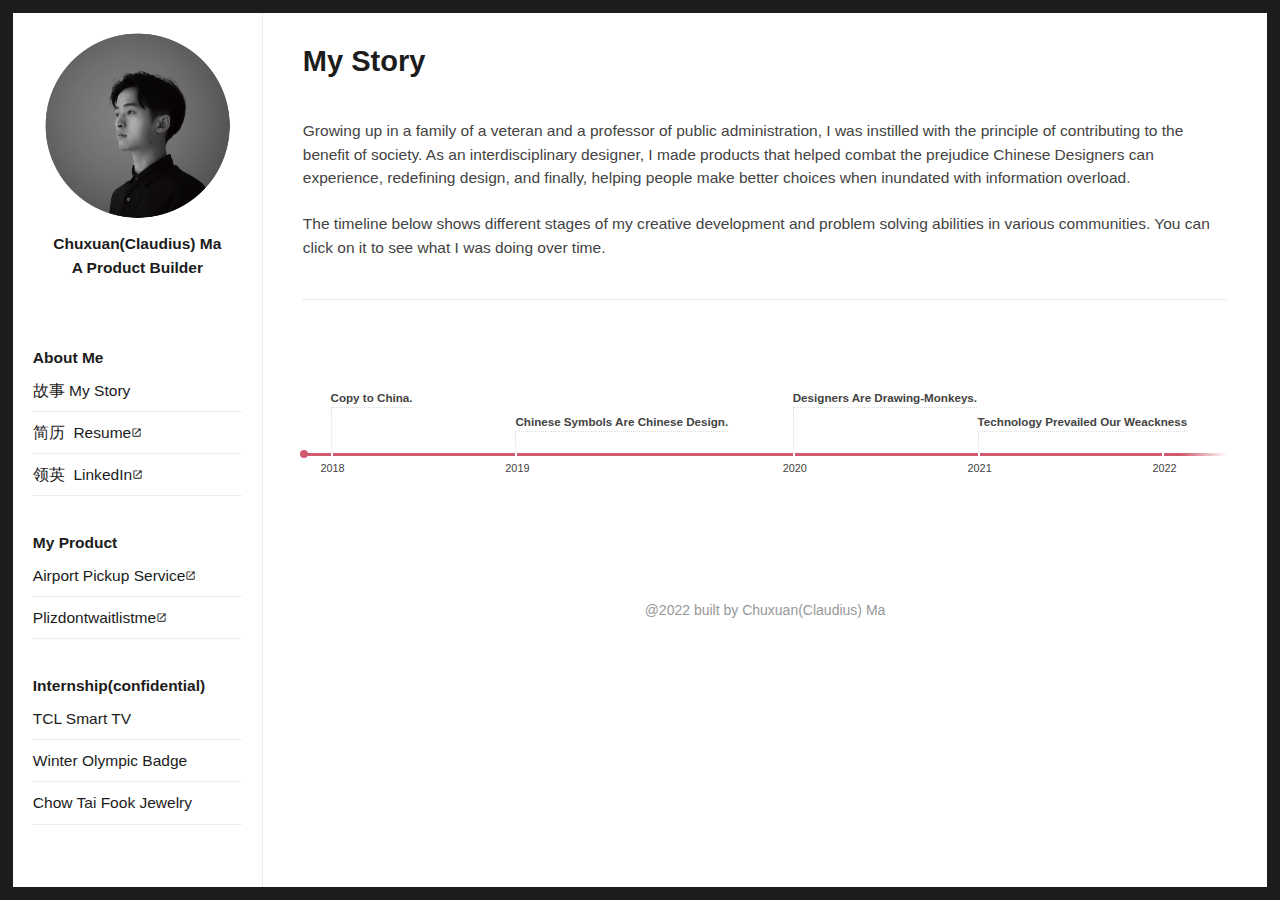
<file: index.html>
<!DOCTYPE html>
<html lang="en">
	<head>
		<meta charset="UTF-8">
		<meta name="viewport" content="width=device-width, initial-scale=1.0">

		<meta name="author" content="Chuxuan Claudius Ma">
		<meta name="description" content="A Design Portfolio that records Claudius Ma' past work and also his passion on social change.">


		<link rel="icon" href="imgs/favicon.ico">
		<!-- 16 32 96 & apple touch need to be updated-->

		<link rel="stylesheet" href="css/html5reset.css">
		<link rel="stylesheet" href="css/style.css">

		<link rel="stylesheet" href="https://fonts.googleapis.com/icon?family=Material+Icons">
		<link rel="stylesheet" href="css/balloon.min.css">
		<link rel="stylesheet" href="https://cdnjs.cloudflare.com/ajax/libs/font-awesome/4.7.0/css/font-awesome.min.css">


		<title>Claudius' Portfolio</title>

				<!-- Global site tag (gtag.js) - Google Analytics -->
		<script async src="https://www.googletagmanager.com/gtag/js?id=G-ZV26SHH79E"></script>
		<script>
		window.dataLayer = window.dataLayer || [];
		function gtag(){dataLayer.push(arguments);}
		gtag('js', new Date());

		gtag('config', 'G-ZV26SHH79E');
		</script>
	</head>

	<body>
		<div class="mask mt"></div>
		<div class="mask mb"></div>
		<div class="mask ml"></div>
		<div class="mask mr"></div>

		

			<a class="skip-to-content-link" href="#main">
				Skip to content!
			</a>
				
			<!-- mobile hamburgerbar  -->
			<div class="topnav">
				<a  class="active" href="index.html">Ma</a>
				<!-- Navigation links (hidden by default) -->
				<div id="myLinks">
				<a href="TCL.html">Smart TV</a>
				<a href="Jewelry.html">Jewelry </a>
				<a href="Badge.html">Badge </a>
				<a href="CU.html">Pickup</a>
				</div>
				<!-- "Hamburger menu" / "Bar icon" to toggle the navigation links -->
				<a class="icon" onclick="myFunction()">
					<i class="fa fa-bars"></i>
				</a>
			</div>

		<script>
			function myFunction() {
				var x = document.getElementById("myLinks");
				if (x.style.display === "block") {
					x.style.display = "none";
					} 
				else {
					x.style.display = "block";
					}
			}
		</script>




		<header class="header">
			<div class="photo">
				<a href="index.html" aria-label=" Keep Smiling Claudius 😃 " data-balloon-pos="down" >
					<img src="imgs/My_photo.png" alt="Me">
				</a>
			</div>
			<div class="My_Intro">
				<p>Chuxuan(Claudius) Ma</p>
				<p>A Product Builder</p>
			</div>
			<div class="nav">
				<ul>
					<li class="nav_label">About Me</li>
					<li class="side_link"><a  class="current" href = "index.html">故事&nbsp;My Story</a></li>
					<li class="side_link"><a  href = "https://drive.google.com/file/d/1veNnVqVt3HrEFYd2PzuqOABomneRCr2h/view?usp=sharing" target="_blank">简历&nbsp; Resume <i class="material-icons">launch</i></a></li>
					<li class="side_link"><a  href = "https://www.linkedin.com/in/chuxuan-claudius-ma-875a43178/" target="_blank">领英&nbsp; LinkedIn <i class="material-icons">launch</i></a></li>

					<li class="nav_label">My Product</li>
					<li class="side_link"><a  href = "https://claudiusma.notion.site/Airport-Pick-up-Service-d01c1f9532ee4a6ab0f16b8ca2b83923" target="_blank">Airport Pickup Service <i class="material-icons">launch</i></a></li>
					<li class="side_link"><a  href = "https://claudiusma.notion.site/Plzdontwaitlistme-b4a8756bc0a44dec858178bbe77b09ce" target="_blank"> Plizdontwaitlistme <i class="material-icons">launch</i></a></li>
					

					<li class="nav_label">Internship(confidential)</li>
					<li class="side_link"><a  href = "TCL.html" aria-label="Industrial Design" data-balloon-pos="down-right">TCL Smart TV</a></li>
					<li class="side_link"><a  href = "Badge.html" aria-label="Product Design" data-balloon-pos="down-right">Winter Olympic Badge</a></li>
					<li class="side_link"><a  href = "Jewelry.html" aria-label="Jewelry Design" data-balloon-pos="down-right">Chow Tai Fook Jewelry</a></li>
				</ul>
			</div>	
		</header>


		<main id="main">
			<div class="overview">

				<h1>My Story</h1>
				<div class="block">
					<p>
						Growing up in a family of a veteran and a professor of public administration, I was instilled with the principle of contributing to the benefit of society. As an interdisciplinary designer, I made products that helped combat the prejudice Chinese Designers can experience,  redefining design, and finally, helping people make better choices when inundated with information overload. 
					</p>
					<br>
					<p>
						The timeline below shows different stages of my creative development and problem solving abilities in various communities. You can click on it to see what I was doing over time.

					</p>
				</div>

				<div class="history">
					<div class="inner">
						<div class="h-items">
							<div class="h-item y-h" style="left:3%; animation-delay:0.36s">
								<div class="h-title" aria-label="Jewelry Design" data-balloon-pos="up">
									Copy to China.
								</div>
								<div class="h-desc"></div>
							</div>
							<div class="h-item y-l" style="left:23%; animation-delay:0.36s">
								<div class="h-title" aria-label="SmartTV Design" data-balloon-pos="up">
									Chinese Symbols Are Chinese Design.
								</div>
								<div class="h-desc"></div>
							</div>
							<div class="h-item y-h" style="left:53%; animation-delay:0.36s">
								<div class="h-title" aria-label="Pick-up Service" data-balloon-pos="up">
									Designers Are Drawing-Monkeys.
								</div>
								<div class="h-desc"></div>
							</div>
							<div class="h-item y-l" style="left:73%; animation-delay:0.36s">
								<div class="h-title" aria-label="Currently Working On" data-balloon-pos="up">
									Technology Prevailed Our Weackness
								</div>
								<div class="h-desc"></div>
							</div>
						</div>
						<div class="h-axis"></div>
						<div class="h-bottom">
							<div class="h-year" style="left:3%; animation-delay:0.48s">
								<div class="h-year-title">2018</div> 
							</div>
							<div class="h-year" style="left:23%; animation-delay:0.48s">
								<div class="h-year-title">2019</div> 
							</div>
							<div class="h-year" style="left:53%; animation-delay:0.48s">
								<div class="h-year-title">2020</div> 
							</div>
							<div class="h-year" style="left:73%; animation-delay:0.48s">
								<div class="h-year-title">2021</div> 
							</div>
							<div class="h-year" style="left:93%; animation-delay:0.48s">
								<div class="h-year-title">2022</div> 
							</div>
							</div>
						</div>
					</div>
				</div>


			</div>		

		</main>
		<footer class="footer">
			<div class="inner-footer">
				@2022 built by Chuxuan(Claudius) Ma
			</div>
		</footer>

	</body>

</html>
</file>
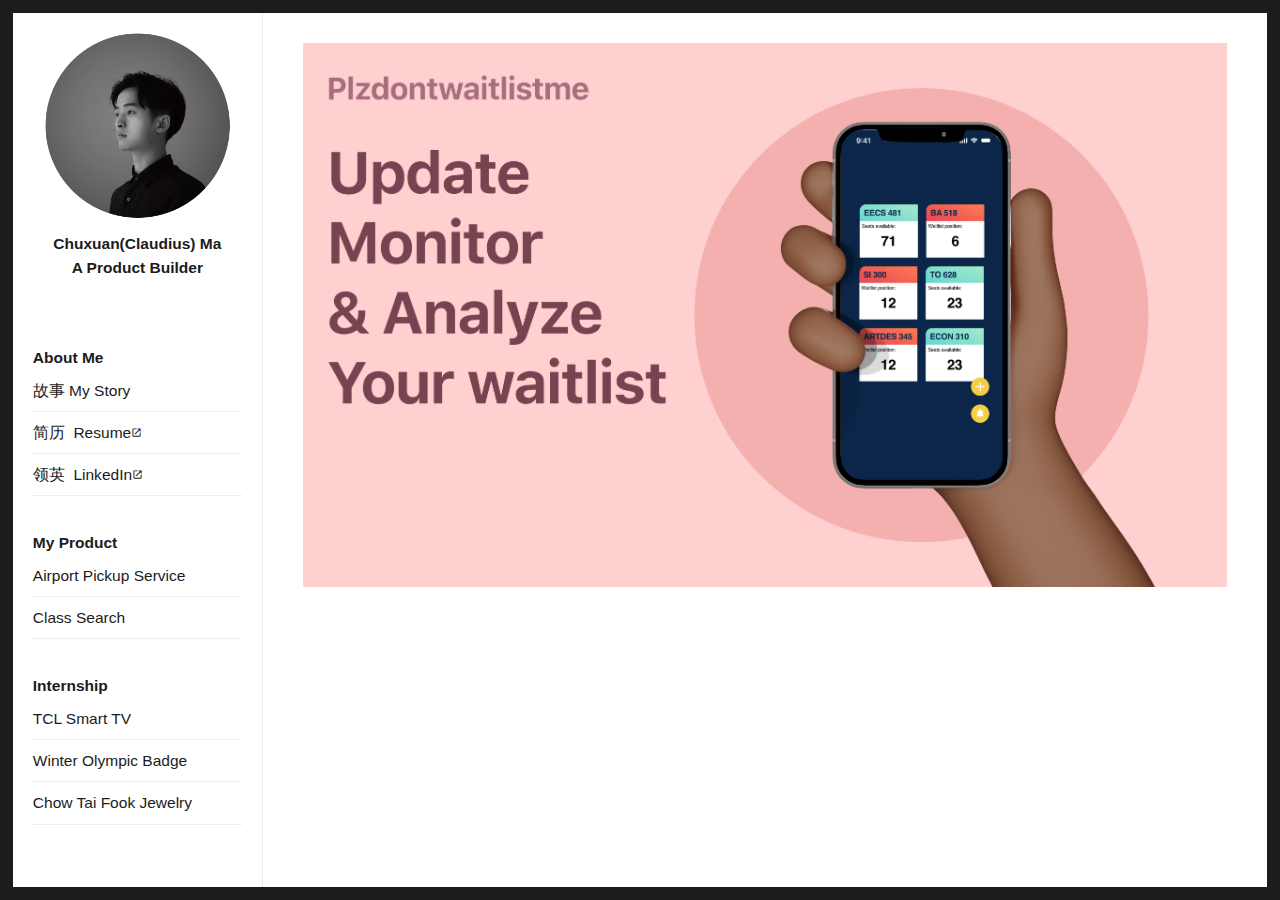
<file: class.html>
<!DOCTYPE html>
<html lang="en">
	<head>
		<meta charset="UTF-8">
		<meta name="viewport" content="width=device-width, initial-scale=1.0">

		<meta name="author" content="Chuxuan Claudius Ma">
		<meta name="description" content="A Design Portfolio that records Claudius' past work and also his passion on social change.">
		<meta name="theme-color" content="#D05A6E">

		<link rel="icon" href="imgs/favicon.ico">
		<!-- 16 32 96 & apple touch need to be updated-->

		<link rel="stylesheet" href="css/html5reset.css">
		<link rel="stylesheet" href="css/style.css">

		<link rel="stylesheet" href="https://fonts.googleapis.com/icon?family=Material+Icons">
		<link rel="stylesheet" href="css/balloon.min.css">
		<link rel="stylesheet" href="https://cdnjs.cloudflare.com/ajax/libs/font-awesome/4.7.0/css/font-awesome.min.css">


		<title>Claudius' Portfolio</title>
	</head>

	<body>
		<div class="mask mt"></div>
		<div class="mask mb"></div>
		<div class="mask ml"></div>
		<div class="mask mr"></div>

		

			<a class="skip-to-content-link" href="#main">
				Skip to content!
			</a>
				
			<!-- mobile hamburgerbar  -->
			<div class="topnav">
				<a  class="active" href="index.html">Ma</a>
				<!-- Navigation links (hidden by default) -->
				<div id="myLinks">
				<a href="TCL.html">Smart TV</a>
				<a href="Jewelry.html">Jewelry </a>
				<a href="Badge.html">Badge </a>
				<a href="CU.html">Pickup</a>
				</div>
				<!-- "Hamburger menu" / "Bar icon" to toggle the navigation links -->
				<a class="icon" onclick="myFunction()">
					<i class="fa fa-bars"></i>
				</a>
			</div>
		</div>
		<script>
			function myFunction() {
				var x = document.getElementById("myLinks");
				if (x.style.display === "block") {
					x.style.display = "none";
					} 
				else {
					x.style.display = "block";
					}
			}
		</script>




		<header class="header">
			<div class="photo">
				<a href="index.html" aria-label=" Keep Smiling Claudius 😃 " data-balloon-pos="down" >
					<img src="imgs/My_photo.png" alt="Me">
				</a>
			</div>
			<div class="My_Intro">
				<p>Chuxuan(Claudius) Ma</p>
				<p>A Product Builder</p>
			</div>
			<div class="nav">
				<ul>
					<li class="nav_label">About Me</li>
					<li class="side_link"><a  href = "index.html">故事&nbsp;My Story</a></li>
					<li class="side_link"><a  href = "https://drive.google.com/file/d/1veNnVqVt3HrEFYd2PzuqOABomneRCr2h/view?usp=sharing" target="_blank">简历&nbsp; Resume <i class="material-icons">launch</i></a></li>
					<li class="side_link"><a  href = "https://www.linkedin.com/in/chuxuan-claudius-ma-875a43178/" >领英&nbsp; LinkedIn <i class="material-icons">launch</i></a></li>

					<li class="nav_label">My Product</li>
					<li class="side_link"><a  href = "CU.html" aria-label="UX Design" data-balloon-pos="down-right">Airport Pickup Service</a></li>
					<li class="side_link"><a  class="current" href = "class.html" aria-label="UX Design" data-balloon-pos="down-right">Class Search</a></li>

					<li class="nav_label">Internship</li>
					<li class="side_link"><a  href = "TCL.html" aria-label="Industrial Design" data-balloon-pos="down-right">TCL Smart TV</a></li>
					<li class="side_link"><a  href = "Badge.html" aria-label="Product Design" data-balloon-pos="down-right">Winter Olympic Badge</a></li>
					<li class="side_link"><a  href = "Jewelry.html" aria-label="Jewelry Design" data-balloon-pos="down-right">Chow Tai Fook Jewelry</a></li>
				</ul>
			</div>	
		</header>
		<main id="main">
			<div class="project">
				<a href = "https://claudiusma.notion.site/Plzdontwaitlistme-b4a8756bc0a44dec858178bbe77b09ce"><img src="imgs/meet.png"></a>
			</div>
			
		</main>
</file>
<file: css/style.css>
/* universal */


.side_link a.current{
	color: var(--main);
	/* font-weight: var(--bold-weight);  */
  }

.selector-for-some-widget {
box-sizing: content-box;
}

HTML{
	scroll-behavior: smooth;
}

* {
	margin:0;
	padding:0;
	border:0;
	vertical-align: baseline;
	box-sizing:border-box;
	-webkit-tap-highlight-color: transparent;
}

body{
	/* general setting */
	--main:#1C1C1C; /* #D05A6E change the html head  IMYOH, 所谓今样，就是“当世风”的意思，形式为七五言四句，在平安中末期流行，而平安被誉为日本文学的顶峰*/ 
	--secondary:#D05A6E;
	--darker: #000;
	--bg: #fff;
	--bg2: #efefef;
    margin: var(--mask-width) var(--mask-width) 0;
    line-height: 1;
    color: var(--text);
    background: var(--bg);

	/* motion */
	--curve: cubic-bezier(.08,.82,.2,1);
    --curve-out: cubic-bezier(.95,.05,.8,.04);
    --duration: .3s;
    --duration-out: .17s;
    --transition: all var(--duration) var(--curve);
    --transition-out: all var(--duration-out) var(--curve-out);
    scroll-behavior: smooth;

	/* border setting */
	--border: #ddd;
	--border2: #888;
	--border-type: dotted;
	--border-width: 1px;
	--standard-border: var(--border-width) var(--border-type) var(--border);
	/* --happy-border: var(--border-width) var(solid) var(--main); need to figure out hoover on axis */
	--radius: 0px;

	/* header */
	--side-width: 250px;
    --actual-width: calc(100vw - 250px);

	/* margin-setting */
	--h-margin: 1.25rem;

	/* mask setting */
	--mask-width: 0.8rem;

	/* font setting */
    --default-font: Helvetica,sans-serif;
    font-variant-ligatures: common-ligatures;
    text-rendering: optimizeSpeed;
    -webkit-font-smoothing: antialiased;
    font-family: "Helvetica",sans-serif;
    text-align: left;
	--bold-weight: 700;
	--semibold-weight:600;

	--text: #1C1C1C; /*墨水的颜色*/
	--text2: #434343;
	--text3: #989898;
	--text4: #d5d5d5;
	--fz1: 1.87em;
	--fz2: 1.47em;
	--fz3: 0.97em;

    --pattern-bg: radial-gradient(var(--border) calc( .5 * var(--border-width)), var(--bg) calc( .5 * var(--border-width)));
    --pattern-size: calc( 2 * var(--border-width)) calc( 2 * var(--border-width));


}

/* General accessibility  */
@media (prefers-reduced-motion: reduce){
    .h-item, .h-axis::after, .h-axis::before, .h-year{
        animation:none;
    }
}
.skip-to-content-link {
    left: 50%;
    position: absolute;
    transform: translateY(-100%);
  }
.skip-to-content-link {
    background:var(--main);
    height: 30px;
    left: 50%;
    padding: 8px;
    position: absolute;
    transform: translateY(-100%);
    transition: transform 0.3s;
}
.skip-to-content-link:focus {
    transform: translateY(0%);
  }


/* mobile header  */
/* need to make more appealing  */

@media (max-width: 750px){
	.topnav {
		display:inherit;
	}
}
/* Style the navigation menu */
.topnav {
    display: none;
    overflow: hidden;
    background-color: var(--main);
    position: relative;
  }
  
  /* Hide the links inside the navigation menu (except for logo/home) */
  .topnav #myLinks {
    display: none;
    overflow: visible;
    width:700px;
  }
  
  /* Style navigation menu links */
  .topnav a {
    color: white;
    padding: 14px 16px;
    text-decoration: none;
    font-size: 17px;
    display: block;
  }
  
  /* Style the hamburger menu */
  .topnav a.icon {
    background:var(--main);
    display: block;
    position: absolute;
    right: var(--mask-width);
    top: var(--mask-width);
    z-index: 998;
  }
  
  /* Add a grey background color on mouse-over */
  .topnav a:hover {
    background-color:var(--secondary);
  }
  
  /* Style the active link (or home/logo) */
  .active {
    background-color:var(--main);
  }




/* main page */

/* text style */
h1 {
    font-size: var(--fz1);
    font-weight: var(--bold-weight);
    line-height: 1.26;
    position: relative;
    color: var(--text);
    overflow: hidden;
}

h2 {
	font-size:var(--fz2);
	font-weight: var(--semibold-weight);
	line-height: 1;
    position: relative;
    color: var(--text);
    overflow: hidden;
	margin-bottom: 1.2em;
}

h3 {
	font-size:var(--fz3);
	font-weight: var(--semibold-weight);
	line-height: 1;
    position: relative;
    color: var(--text);
    overflow: hidden;
	margin-bottom: 1.2em;
}

/* mask */ 
.mt {
    top: 0;
    height: var(--mask-width);
}

.mb, .mt {
    width: 100%;
    left: 0;
}
.mb {
    bottom: 0;
    height: var(--mask-width);
}

.ml, .mr{
    width: var(--mask-width);
    height: 100%;
}

.ml{
    left:0;
}
.mr{
    right:0;
}

.mask {
    position: fixed;
    z-index: 999;
    border: calc(var(--mask-width)/ 2) solid var(--main);
    background: var(--main);
    pointer-events: none;
}


/* header */
header {
    padding: 0.5rem var(--h-margin);
    height: 100%;
    width: 240px;
    width: var(--side-width);
    border-right: var(--standard-border);
    position: fixed;
    overflow: auto;
    background-color: var(--bg);
    scrollbar-width: none;
    font-size: var(--fz3);
}

.photo {
    max-width: 20rem;
}

.My_Intro{
    margin: 0 auto 2rem;
	display:block;
    

}
.My_Intro p{
	font-weight: var(--bold-weight);
    line-height: 1.5;
    text-align: center;
}



.nav{
	margin: 0 0 2em;
}

.nav ul{
    display: flex;
    flex-direction: column;
}

a{
	color: inherit;
    cursor: pointer;
    transition: color var(--duration) var(--curve),background-color var(--duration) var(--curve);
    touch-action: manipulation;

}

.nav a{
	text-decoration: none;
    transition: var(--transition-out);
    display: flex;
    align-items: center;
    padding: 0.8rem 0;
    border-bottom: var(--standard-border);
    font-weight: 400;
    line-height: 1;
}

a .material-icons{
	font-size: 0.7rem;
	/* don't change this, it's icon in hearder */
}

/* .side_link{
	Need add listern to change the color when hoover on  
} 
*/

.nav_label{
    padding: 2.5em 0 0.3em;
    text-align: left;
    font-weight: var(--bold-weight);
    color: var(--main);
}

/* For the first page */

.overview:nth-of-type(1) {
    order: 1;
}
/* check this again */

.overview {
    position: relative;
    padding: calc(var(--h-margin) * 1.5) calc(var(--h-margin) * 2);
    max-width: 90rem;
    margin-left: var(--side-width);
    margin: 0.8em auto auto var(--side-width);
    display: flex;
    flex-direction: column;
    height: 100%;

    color: var(--text2);
    font-size: var(--fz3);
    text-align: left;
    line-height: 1.7;

    animation: SlowShow calc(4 * var(--duration)) var(--curve) both;
}
@keyframes SlowShow{
	0% {opacity:0;}
	100% {opacity:1;}
}


/* The history axis */
.history {
    padding: 3.5rem 0 2.5rem 0;
    --item-visible-height: 4rem;
    --item-height: 6rem;
    --item-diff: 1.5rem;
    --item-desc: 2.8rem;
    transition: var(--transition);
    overflow: visible;
    border-bottom: none;
}

.history>.inner {
    padding: calc(1.5vmax + 1.5vmin) 0;
}

.h-items {
    position: relative;
    width: 100%;
    height: var(--item-visible-height);
}

.h-item {
    position: absolute;
    top: 0;
    font-size: 0.75em;
    height: var(--item-height);
    line-height: 1.5;
    z-index: 2;
    transition: .12s ease-out .1s;
    animation: h-enter 0.7s ease-out both;
}

@keyframes h-enter{
	0%{
		transform:translateY(1em) skewY(6deg);
		opacity:0}

	40%{transform:translateY(-.2em) skewY(3deg);
		opacity:1}

	100%{transform:none}
	}

.h-title {
    font-weight: var(--bold-weight);
    height: 1rem;
    width: auto;
    display: inline-block;
    line-height: 1;
    transition: var(--transition-out);
    user-select: none;
    border-bottom: var(--standard-border);
}

.h-desc {
    border-left: var(--standard-border);
    height: var(--item-desc);
    transition: .12s ease-out;
}

.h-item.y-l .h-desc {
    height: calc(var(--item-desc) - var(--item-diff));
}

.h-item.y-l {
    top: var(--item-diff);
    height: calc(var(--item-height) - var(--item-diff));
}
.h-axis {
    height: 0.2rem;
    width: 100%;
    position: relative;
    z-index: 8;
}


.h-axis::before {
    content: "";
    position: absolute;
    height: 0.5rem;
    width: 0.5rem;
    border-radius: 50%;
    top: -0.15rem;
    left: -0.15rem;
    background: var(--secondary);
    z-index: 9;
    animation: dot-in .5s cubic-bezier(.7,0,0,.8) both;
    transition: var(--transition);
}
@keyframes dot-in{
	0%{transform:scale(0)}
	50%{transform:scale(1.2)}
	80%{transform:scale(.8)}
	100%{transform:none}
}

.h-axis::after {
    background: linear-gradient(to right,var(--secondary) 95%,var(--bg) 100%);
    content: "";
    height: 100%;
    width: 100%;
    top: 0;
    left: 0;
    display: block;
    position: absolute;
    transform-origin: left;
    border-radius: 0.1rem;
    transition: var(--transition);
    animation: axis-in .6s cubic-bezier(.7,0,0,.8) .3s both;
}
@keyframes axis-in{
	0%{transform:scaleX(.5);opacity:0}
	100%{transform:scaleX(1);opacity:1}
}

.h-bottom {
    position: relative;
    width: 100%;
    height: 0.8rem;
    transition: .12s ease-out .1s;
}

.h-year {
    position: absolute;
    top: 0.4em;
    font-size: 0.7em;
    height: 1.1rem;
    display: flex;
    z-index: 19;
    align-items: flex-end;
    transition: var(--transition);
    animation: year-in .4s ease-out both;
}
@keyframes year-in{
	0% {transform: translateY(-0.5em);opacity: 0;}
	40% {transform: translateY(0.1em);opacity: 1;}
	100% {transform: none;}
}
.h-year .h-year-title {
    position: relative;
    transform: translateX(-50%);
}
.h-year-title {
    transition: .12s ease-out .1s;
}
.h-year::before {
    content: "";
    width: 2px;
    height: 0.6rem;
    position: relative;
    background: var(--bg);
    top: -1rem;
    left: 0;
}

/* accesiblity adjustment */
@media (max-width: 1100px){
	.h-title{
		transform: rotate(-33deg);
    	transform-origin: bottom left;
    	font-size: 0.7em;
    	height: 0.8rem;
	}  
}

@media (max-width: 750px){
	body {
		--side-width: 0px;
		--mask-width: 1.5vw;
	}
	.history{
		display:none;
	}
	.header{
		display:none;
	}	
}

.projects{
    padding: 2.5rem 0;
    border-bottom: var(--standard-border);
}
.product-container{
	display: grid;
	grid-gap: 1.5rem;
}
.product-container img{
	height: auto;
	width:auto;
	max-height:100%;
	justify-content: center;
}

@media (min-width: 1100px){
	.product-container{
		grid-template-columns: 22% 22% 22% 22%;
		grid-template-rows: 100%;
	}
}
@media (max-width: 1100px){
	.product-container{
		grid-template-columns: 45% 45%;
		grid-template-rows: 45% 45% ;
	}
}
@media (max-width: 750px){
	.product-container{
		grid-template-columns: 100%;
		grid-template-rows: 22% 22% 22% 22%;
	}
}

.footer {
    color: var(--text3);
    text-align: center;
    padding: 2em 0 3em var(--side-width);
    font-size: .875rem;
    line-height: 1.7;
}

.inner-footer {
    border: none;
}



/* Project share setting  */
.project{
    position: relative;
    padding: calc(var(--h-margin) * 1.5) calc(var(--h-margin) * 2);
    max-width: calc(100vmax - 250px);
    margin-left: var(--side-width);
    margin: 0.8em auto auto var(--side-width);
    display: flex;
    flex-direction: column;
    height: 100%;

    overflow: hidden;

    color: var(--text2);
    font-size: var(--fz3);
    text-align: left;
    line-height: 1.7;

    animation: SlowShow calc(4 * var(--duration)) var(--curve) both;
}

.block {
    margin: 0;
    padding: 2.5rem 0;
    flex-basis: 100%;
    text-align: left;
    border-bottom: var(--standard-border);
    line-height: 1.5;
    color: var(--text2);
    max-width: 100%;
    max-height: 100%;
}

.block ul{
    list-style: disc outside;

}



/* CU */
/* .twotext{
    display:flex;
}
.t1{
    width: 50%;
    padding-right: 1em;
}
.t2{
    width: 50%;
    padding-right: 1em;
}

.onevoneimg{
    display:grid;
    grid-template-columns: 20% 75%;
    column-gap:2em ;
    max-height: 100%;
}

.onevoneimg video{
    max-width: 100%;
    grid-column: 1;
}
.onevoneimg img{
    max-width: 100%;

    grid-column:2/4;
}

.image{
    display:grid;
    grid-template-columns: 1fr 1fr 1fr;
    margin: 0 0 1.5rem 0;
    column-gap: 2em;
}

.image img{
    max-height: 350px;
    padding:1em 0.5em 0 0.5em;
}

.polaroid {
    width: 80%;
    background-color: #FFFFFF; 
    box-shadow: 0px 4px 9px 0px var(--border);
    margin-bottom: 1rem;
}
  
.polartext p{
    text-align: center;
    padding: 1em 2em;

}
*/


/* big number  */
.bignumber {
    font-size: 5em;
    color: var(--secondary);
    font-weight: var(--bold-weight);
    line-height: 1;
    position: relative;
    text-shadow: -4px -4px 0 white;
    transition: var(--transition);

}

.bignumber::before {
    content: "";
    width: 50%;
    height: 55%;
    background-image: var(--pattern-bg);
    background-size: var(--pattern-size);
    position: absolute;
    z-index: -1;
    top: 0;
    right: 10%;
    transition: var(--transition);
}

.col12-text-left{
    display:flex;
    flex-direction: column;
    align-items: start;
    max-width: 100%;
    text-align: start;
    justify-self:left;
    align-self:flex-start;
}

.col12-text-right{
    display:flex;
    flex-direction: column;
    align-items: end;
    max-width: 100%;
    text-align: end;
    justify-self:right;

}


.col12-text-right>em, .col12-text-left>em{
    font-size: 1.5em;
    font-weight: var(--bold-weight);
    font-style: normal;
    display: block;
}

.nobor{
    border-bottom: none;
}

.r2{
    display:grid;
    grid-template-rows: 1fr 1fr;
    row-gap:4em;
}

.col12{
    display:grid;
    grid-template-columns: repeat(12,1fr);
    column-gap: 2em;
    
}


.jew-img{
    grid-column: 1/8;
    grid-row: 1;
    align-self: center;
}

.jew-text{
    grid-column: 9/-1;
    grid-row: 1;
    align-self: center;
}
</file>
<file: css/balloon.min.css>
:root{--balloon-border-radius: 2px;--balloon-color: rgba(16,16,16,0.95);--balloon-text-color: #fff;--balloon-font-size: 12px;--balloon-move: 4px}button[aria-label][data-balloon-pos]{overflow:visible}[aria-label][data-balloon-pos]{position:relative;cursor:pointer}[aria-label][data-balloon-pos]:after{opacity:0;pointer-events:none;transition:all 0.18s ease-out 0.18s;text-indent:0;font-family:-apple-system, BlinkMacSystemFont, "Segoe UI", Roboto, Oxygen, Ubuntu, Cantarell, "Open Sans", "Helvetica Neue", sans-serif;font-weight:normal;font-style:normal;text-shadow:none;font-size:var(--balloon-font-size);background:var(--balloon-color);border-radius:2px;color:var(--balloon-text-color);border-radius:var(--balloon-border-radius);content:attr(aria-label);padding:.5em 1em;position:absolute;white-space:nowrap;z-index:10}[aria-label][data-balloon-pos]:before{width:0;height:0;border:5px solid transparent;border-top-color:var(--balloon-color);opacity:0;pointer-events:none;transition:all 0.18s ease-out 0.18s;content:"";position:absolute;z-index:10}[aria-label][data-balloon-pos]:hover:before,[aria-label][data-balloon-pos]:hover:after,[aria-label][data-balloon-pos][data-balloon-visible]:before,[aria-label][data-balloon-pos][data-balloon-visible]:after,[aria-label][data-balloon-pos]:not([data-balloon-nofocus]):focus:before,[aria-label][data-balloon-pos]:not([data-balloon-nofocus]):focus:after{opacity:1;pointer-events:none}[aria-label][data-balloon-pos].font-awesome:after{font-family:FontAwesome, -apple-system, BlinkMacSystemFont, 'Segoe UI', Roboto, Oxygen, Ubuntu, Cantarell, 'Open Sans', 'Helvetica Neue', sans-serif}[aria-label][data-balloon-pos][data-balloon-break]:after{white-space:pre}[aria-label][data-balloon-pos][data-balloon-break][data-balloon-length]:after{white-space:pre-line;word-break:break-word}[aria-label][data-balloon-pos][data-balloon-blunt]:before,[aria-label][data-balloon-pos][data-balloon-blunt]:after{transition:none}[aria-label][data-balloon-pos][data-balloon-pos="up"]:hover:after,[aria-label][data-balloon-pos][data-balloon-pos="up"][data-balloon-visible]:after,[aria-label][data-balloon-pos][data-balloon-pos="down"]:hover:after,[aria-label][data-balloon-pos][data-balloon-pos="down"][data-balloon-visible]:after{transform:translate(-50%, 0)}[aria-label][data-balloon-pos][data-balloon-pos="up"]:hover:before,[aria-label][data-balloon-pos][data-balloon-pos="up"][data-balloon-visible]:before,[aria-label][data-balloon-pos][data-balloon-pos="down"]:hover:before,[aria-label][data-balloon-pos][data-balloon-pos="down"][data-balloon-visible]:before{transform:translate(-50%, 0)}[aria-label][data-balloon-pos][data-balloon-pos*="-left"]:after{left:0}[aria-label][data-balloon-pos][data-balloon-pos*="-left"]:before{left:5px}[aria-label][data-balloon-pos][data-balloon-pos*="-right"]:after{right:0}[aria-label][data-balloon-pos][data-balloon-pos*="-right"]:before{right:5px}[aria-label][data-balloon-pos][data-balloon-po*="-left"]:hover:after,[aria-label][data-balloon-pos][data-balloon-po*="-left"][data-balloon-visible]:after,[aria-label][data-balloon-pos][data-balloon-pos*="-right"]:hover:after,[aria-label][data-balloon-pos][data-balloon-pos*="-right"][data-balloon-visible]:after{transform:translate(0, 0)}[aria-label][data-balloon-pos][data-balloon-po*="-left"]:hover:before,[aria-label][data-balloon-pos][data-balloon-po*="-left"][data-balloon-visible]:before,[aria-label][data-balloon-pos][data-balloon-pos*="-right"]:hover:before,[aria-label][data-balloon-pos][data-balloon-pos*="-right"][data-balloon-visible]:before{transform:translate(0, 0)}[aria-label][data-balloon-pos][data-balloon-pos^="up"]:before,[aria-label][data-balloon-pos][data-balloon-pos^="up"]:after{bottom:100%;transform-origin:top;transform:translate(0, var(--balloon-move))}[aria-label][data-balloon-pos][data-balloon-pos^="up"]:after{margin-bottom:10px}[aria-label][data-balloon-pos][data-balloon-pos="up"]:before,[aria-label][data-balloon-pos][data-balloon-pos="up"]:after{left:50%;transform:translate(-50%, var(--balloon-move))}[aria-label][data-balloon-pos][data-balloon-pos^="down"]:before,[aria-label][data-balloon-pos][data-balloon-pos^="down"]:after{top:100%;transform:translate(0, calc(var(--balloon-move) * -1))}[aria-label][data-balloon-pos][data-balloon-pos^="down"]:after{margin-top:10px}[aria-label][data-balloon-pos][data-balloon-pos^="down"]:before{width:0;height:0;border:5px solid transparent;border-bottom-color:var(--balloon-color)}[aria-label][data-balloon-pos][data-balloon-pos="down"]:after,[aria-label][data-balloon-pos][data-balloon-pos="down"]:before{left:50%;transform:translate(-50%, calc(var(--balloon-move) * -1))}[aria-label][data-balloon-pos][data-balloon-pos="left"]:hover:after,[aria-label][data-balloon-pos][data-balloon-pos="left"][data-balloon-visible]:after,[aria-label][data-balloon-pos][data-balloon-pos="right"]:hover:after,[aria-label][data-balloon-pos][data-balloon-pos="right"][data-balloon-visible]:after{transform:translate(0, -50%)}[aria-label][data-balloon-pos][data-balloon-pos="left"]:hover:before,[aria-label][data-balloon-pos][data-balloon-pos="left"][data-balloon-visible]:before,[aria-label][data-balloon-pos][data-balloon-pos="right"]:hover:before,[aria-label][data-balloon-pos][data-balloon-pos="right"][data-balloon-visible]:before{transform:translate(0, -50%)}[aria-label][data-balloon-pos][data-balloon-pos="left"]:after,[aria-label][data-balloon-pos][data-balloon-pos="left"]:before{right:100%;top:50%;transform:translate(var(--balloon-move), -50%)}[aria-label][data-balloon-pos][data-balloon-pos="left"]:after{margin-right:10px}[aria-label][data-balloon-pos][data-balloon-pos="left"]:before{width:0;height:0;border:5px solid transparent;border-left-color:var(--balloon-color)}[aria-label][data-balloon-pos][data-balloon-pos="right"]:after,[aria-label][data-balloon-pos][data-balloon-pos="right"]:before{left:100%;top:50%;transform:translate(calc(var(--balloon-move) * -1), -50%)}[aria-label][data-balloon-pos][data-balloon-pos="right"]:after{margin-left:10px}[aria-label][data-balloon-pos][data-balloon-pos="right"]:before{width:0;height:0;border:5px solid transparent;border-right-color:var(--balloon-color)}[aria-label][data-balloon-pos][data-balloon-length]:after{white-space:normal}[aria-label][data-balloon-pos][data-balloon-length="small"]:after{width:80px}[aria-label][data-balloon-pos][data-balloon-length="medium"]:after{width:150px}[aria-label][data-balloon-pos][data-balloon-length="large"]:after{width:260px}[aria-label][data-balloon-pos][data-balloon-length="xlarge"]:after{width:380px}@media screen and (max-width: 768px){[aria-label][data-balloon-pos][data-balloon-length="xlarge"]:after{width:90vw}}[aria-label][data-balloon-pos][data-balloon-length="fit"]:after{width:100%}
</file>
